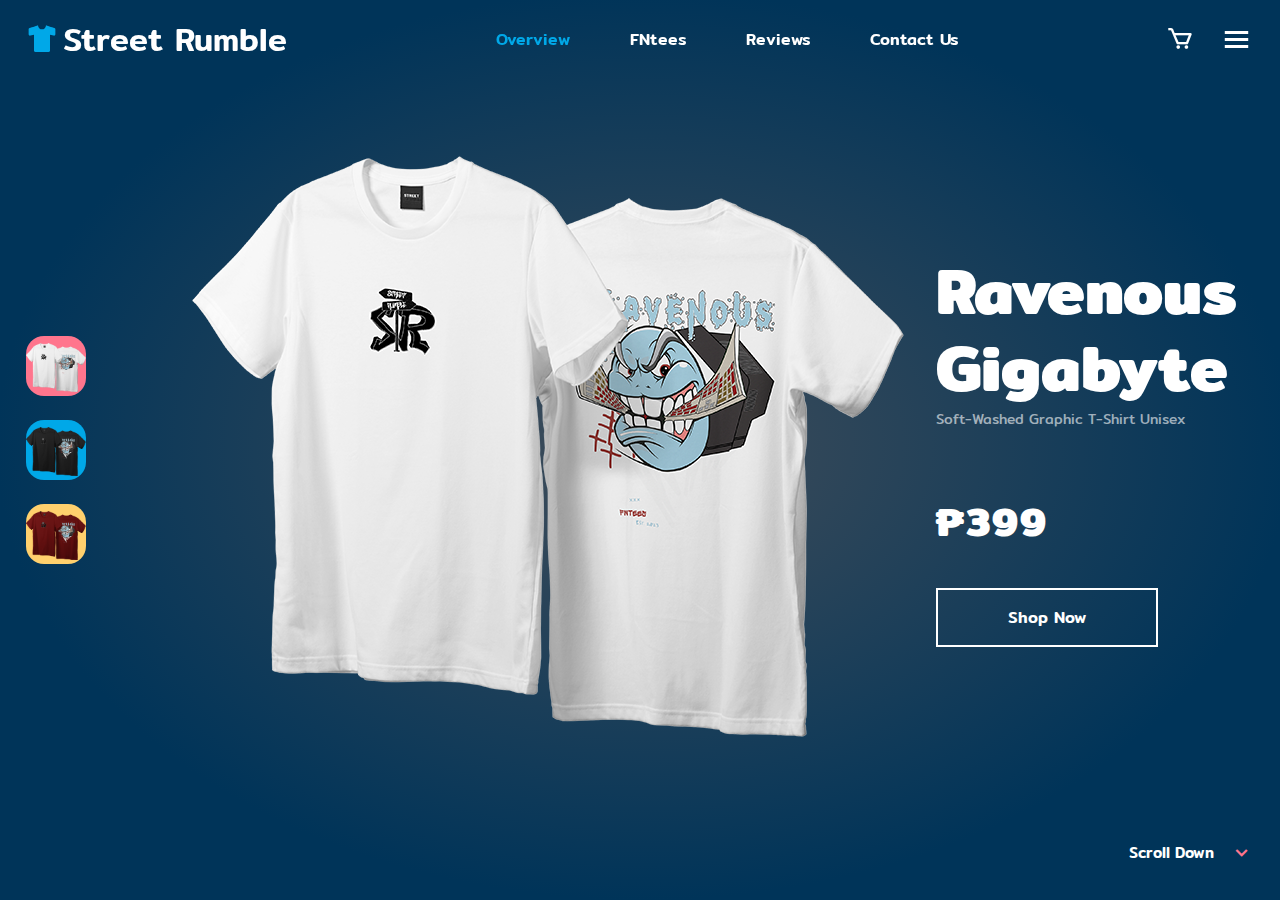
<file: index.html>
<!DOCTYPE html>
<html lang="en">
  <head>
    <meta charset="UTF-8" />
    <meta name="viewport" content="width=device-width, initial-scale=1" />
    <title>STRBClothing</title>
    <!--- ccs link -->
    <link rel="stylesheet" type="text/css" href="css/style.css" />

    <!-- boxicons-->
    <link
      rel="stylesheet"
      href="https://cdn.jsdelivr.net/npm/boxicons@latest/css/boxicons.min.css"
    />
    <!-- or -->
    <link
      rel="stylesheet"
      href="https://unpkg.com/boxicons@latest/css/boxicons.min.css"
    />

    <!--font family Mitr-->
    <link rel="preconnect" href="https://fonts.googleapis.com" />
    <link rel="preconnect" href="https://fonts.gstatic.com" crossorigin />
    <link
      href="https://fonts.googleapis.com/css2?family=Carter+One&family=Mitr:wght@300;400;500;600;700&display=swap"
      rel="stylesheet"
    />
  </head>

  <body>
    <!--header design-->
    <header>
      <a href="#" class="logo"><i class="bx bxs-t-shirt"></i><span class="title">Street Rumble</span></a>

      <ul class="navbar">
        <li><a href="#" class="active">Overview</a></li>
        <li><a href="#">FNtees</a></li>
        <li><a href="#">Reviews</a></li>
        <li><a href="#">Contact Us</a></li>
      </ul>

      <div class="header-icons">
        <i class="bx bx-cart"></i>
        <div class="bx bx-menu" id="menu-icon"></div>
      </div>
    </header>

    <!--home design-->
    <section class="home">
      <div class="home-img">
        <img src="images/white.png" class="one" />
      </div>

      <div class="home-text">
        <h1>
          Ravenous<br />
          Gigabyte
        </h1>
        <h5>Soft-Washed Graphic T-Shirt Unisex</h5>
        <h3>₱399</h3>
        <a href="#" class="btn">Shop Now</a>
      </div>
    </section>

    <div class="main">
      <div class="row">
        <li>
          <img src="images/white.png" onclick="slider('images/white.png')" />
        </li>
      </div>

      <div class="row row2">
        <li>
          <img src="images/black.png" onclick="slider('images/black.png')" />
        </li>
      </div>

      <div class="row row3">
        <li>
          <img src="images/maroon.png" onclick="slider('images/maroon.png')" />
        </li>
      </div>
    </div>

    <a href="#" class="bottom">Scroll Down<i class="bx bx-chevron-down"></i></a>

    <script type="text/javascript">
      function slider(anything) {
        document.querySelector(".one").src = anything;
      }

      let menu = document.querySelector("#menu-icon");
      let navbar = document.querySelector(".navbar");

      menu.onclick = () => {
        menu.classList.toggle("bx-x");
        navbar.classList.toggle("open");
      };
    </script>
  </body>
</html>
</file>
<file: css/style.css>
* {
    padding: 0;
    margin: 0;
    box-sizing: border-box;
    font-family: 'Mitr', sans-serif;
}

:root {
    --bg-color: #fff;
    --text-color: #000000;
    --main-color: #00A8E8;
    --other-color: #007ea7;
    --h1-font: 6rem;
    --p-font: 1rem;
}

body {
    background: radial-gradient(50.53% 50.53% at 50.23% 49.47%, #414d59 0%, #003459 100%);
    color: var(--bg-color);
}

header {
    position: fixed;
    width: 100%;
    top: 0;
    right: 0;
    z-index: 1000;
    display: flex;
    align-items: center;
    justify-content: space-between;
    padding: 30px 8%;
    transition: all .55s ease;
    background: transparent;
}

.logo {
    display: flex;
    align-items: center;
    color: var(--bg-color);
    font-size: 32px;
    font-weight: 500;
    text-decoration: none;
}

.logo i {
    color: var(--main-color);
    font-size: 32px;
    margin-right: 5px;
}

.navbar {
    display: flex;
    list-style-type: none;
    text-decoration: none;
}

.navbar a {
    color: var(--bg-color);
    font-size: var(--p-font);
    font-weight: 500;
    margin: 0 30px;
    transition: all .55 ease;
    text-decoration: none;
}

.navbar a:hover {
    color: var(--main-color);
}

.navbar a.active {
    color: var(--main-color);
}

.header-icons {
    display: flex;
    align-items: center;
}

#menu-icon {
    font-size: 35px;
    color: var(--bg-color);
    z-index: 10001;
    cursor: pointer;
}

.header-icons i {
    margin-right: 25px;
    font-size: 28px;
    cursor: pointer;
    transition: all .55 ease;
}

.header-icons i:hover {
    transform: translateY(-5px);
    transition: transform 200ms ease-in-out;
    color: var(--main-color);
}

section {
    padding: 0 15%;
}

.home {
    position: relative;
    height: 100vh;
    width: 100%;
    display: grid;
    grid-template-columns: repeat(2, 1fr);
    align-items: center;
    gap: 2rem;
}

.home-text h1 {
    font-size: var(--h1-font);
    line-height: 1.2;
    margin-bottom: 2px;
}

.home-text h5 {
    color: #ffffff99;
    font-size: 14px;
    font-weight: 400;
    margin-bottom: 60px;
}

.home-text h3 {
    font-size: 40px;
    font-weight: 700;
    letter-spacing: 2px;
    margin-bottom: 35px;
}

.btn {
    display: inline-block;
    padding: 15px 70px;
    font-size: 16px;
    font-weight: 500;
    background: transparent;
    border: 2px solid var(--bg-color);
    color: #fff;
    text-decoration: none;
    transition: all .55 ease;
}

.btn:hover {
    background: var(--main-color);
    border: 2px solid var(--bg-color);
    color: #000000;
}

.home-img {
    max-width: 100%;
}

.main {
    position: absolute;
    top: 50%;
    left: 8%;
    transform: translateY(-50%);
    display: flex;
    flex-direction: column;
    justify-content: center;
    align-items: center;
    gap: 1.5rem;
    list-style-type: none;
}

.main li img {
    margin-top: 10px;
    width: 90px;
    height: auto;
    max-width: 100%;
}

.row {
    height: 90px;
    width: 90px;
    border-radius: 30%;
    display: inline-flex;
    align-items: center;
    background: #ff758d;
    transition: all .55 ease;
    cursor: pointer;
}

.row:hover {
    transform: translateY(-8px);
    transition: transform 200ms ease-in-out;
}

.row2 {
    background: #00a8e8;
}

.row3 {
    background: #ffd06d;
}

.bottom {
    position: absolute;
    bottom: 35px;
    right: 8%;
    display: flex;
    align-items: center;
    color: var(--bg-color);
    font-size: 15px;
    font-weight: 500;
    text-decoration: none;
}

.bottom i {
    color: #ff758d;
    font-size: 25px;
    margin-left: 15px;
    transition: all .55 ease;
}

.bottom i:hover {
    transform: translateY(-8px);
    transition: transform 200ms ease-in-out;
}

@media (max-width: 1740px) {
    header {
        padding: 14px 2%;
    }

    .main {
        left: 2%;
        transition: .2s;
    }

    .bottom {
        right: 2%;
        transition: .2s;
    }
}

@media (max-width: 1625px) {
    :root {
        --h1-font: 5rem;
    }
}

@media (max-width: 1400px) {
    :root {
        --h1-font: 4rem;
    }

    .row {
        height: 60px;
        width: 60px;
    }

    .main li img {
        width: 60px;
        margin-top: 10px;
    }
}

@media (max-width: 1150px) {
    section {
        padding: 0 6%;
    }
}

@media (max-width: 1000px) {
    section {
        padding: 40px 18%;
    }

    .home {
        margin-top: 50px;
        height: auto;
        grid-template-columns: 1fr;
    }

    .home-img {
        text-align: center;
    }

    .home-img img {
        width: 400px;
        height: auto;
        max-width: 100%;
    }

    :root {
        --h1-font: 3.5rem;
    }

    .home-text {
        text-align: center;
    }

    .home-text h5 {
        margin-bottom: 15px;
    }

    .home-text h3 {
        font-size: 28px;
        margin-bottom: 45px;
    }

    .btn {
        padding: 10px 30px;
        font-size: 14px;
    }

    .bottom {
        display: none;
    }

}

@media (max-width: 890px) {
    .navbar {
        position: absolute;
        top: 100%;
        right: -200%;
        width: 200px;
        height: 20vh;
        background: var(--other-color);
        display: flex;
        align-items: center;
        flex-direction: column;
        justify-content: flex-start;
        padding: 10px;
        border-radius: 4px;
        transition: all .55s ease;
    }

    .navbar a {
        display: block;
        margin: 4px 0;
        transition: all .45s ease;
    }

    .navbar a:hover {
        transform: translateY(5px);
        color: var(--main-color);
    }
    .navbar a:active{
        color: var(--bg-color);
    }
    .navbar.open{
        right:2%;
    }
}

@media (max-width: 600px){
    section{
        padding: 100px 18%;
    }
    .home{
        height: auto;
    }
    .home-img img{
        width: 300px;
        height: auto;
        max-width: 100%;
    }
    :root {
        --h1-font: 2.1rem;
    }
}

@media (max-width: 500px){
    header {
        padding: 5px 1%;
    }
    :root {
        --h1-font: 2.0rem;
    }
    .title{
        font-size: 22px;
    }
}
</file>
